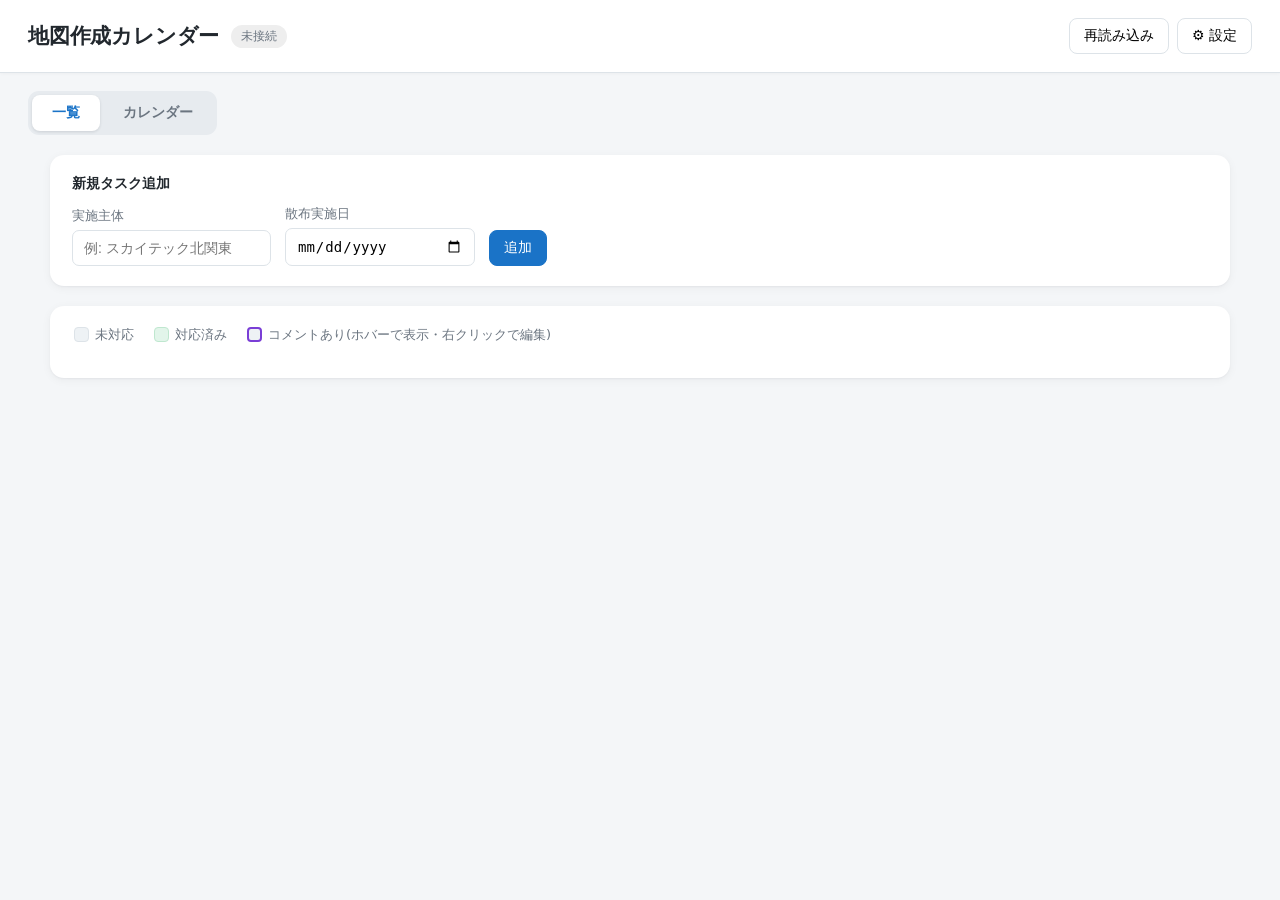
<file: index.htm>
<!DOCTYPE html>
<html lang="ja">
<head>
<meta charset="UTF-8">
<meta name="viewport" content="width=device-width, initial-scale=1.0">
<title>地図作成カレンダー</title>
<link rel="icon" href="icon.ico">
<link rel="apple-touch-icon" href="icon-180.png">
<link rel="stylesheet" href="style.css">
</head>
<body>
<header class="app-header">
  <div class="app-header__title">
    <h1>地図作成カレンダー</h1>
    <span id="syncStatus" class="sync-status">未接続</span>
  </div>
  <div class="app-header__actions">
    <button id="btnReload" class="btn btn--ghost">再読み込み</button>
    <button id="btnSettings" class="btn">⚙ 設定</button>
  </div>
</header>

<nav class="tabs">
  <button class="tab tab--active" data-tab="list">一覧</button>
  <button class="tab" data-tab="calendar">カレンダー</button>
</nav>

<main>
  <section id="viewList" class="view">
    <div class="card add-form">
      <div class="add-form__title">新規タスク追加</div>
      <div class="add-form__row">
        <label>実施主体
          <input type="text" id="inpSubject" list="subjectList" placeholder="例: スカイテック北関東">
          <datalist id="subjectList"></datalist>
        </label>
        <label>散布実施日
          <input type="date" id="inpDate">
        </label>
        <button id="btnAdd" class="btn btn--primary">追加</button>
      </div>
    </div>

    <div class="card">
      <div class="legend">
        <span><span class="swatch swatch--pending"></span>未対応</span>
        <span><span class="swatch swatch--done"></span>対応済み</span>
        <span><span class="swatch swatch--comment"></span>コメントあり(ホバーで表示・右クリックで編集)</span>
      </div>
      <div id="listContainer" class="list-container"></div>
    </div>
  </section>

  <section id="viewCalendar" class="view" hidden>
    <div class="card">
      <div class="calendar-toolbar">
        <button id="btnPrevMonth" class="btn btn--ghost">＜ 前月</button>
        <h2 id="calendarLabel"></h2>
        <button id="btnNextMonth" class="btn btn--ghost">翌月 ＞</button>
      </div>
      <div id="calendarGrid" class="calendar-grid"></div>
    </div>
    <div id="calendarDayPanel" class="calendar-day-panel" hidden></div>
  </section>
</main>

<div id="modalSettings" class="modal" hidden>
  <div class="modal__content">
    <h2>GitHub接続設定(全社共通)</h2>
    <p class="modal__hint">
      ここで入力した内容はこのブラウザに保存されます。社内で1つの共通設定として、
      全員が同じリポジトリに接続します。値は後日入力する前提で、今は空欄のままでも構いません。
      デスクトップウィジェットにも同じ内容を入力してください。
    </p>
    <label>GitHubユーザー名 / Organization名
      <input type="text" id="cfgOwner" placeholder="例: tochigi-skytech">
    </label>
    <label>リポジトリ名
      <input type="text" id="cfgRepo" placeholder="例: spray-map-tasks">
    </label>
    <label>ブランチ名
      <input type="text" id="cfgBranch" placeholder="main" value="main">
    </label>
    <label>ファイルパス
      <input type="text" id="cfgPath" placeholder="data/tasks.json" value="data/tasks.json">
    </label>
    <label>Personal Access Token
      <input type="password" id="cfgToken" placeholder="ghp_...">
    </label>
    <p id="settingsMessage" class="settings-message"></p>
    <div class="modal__actions">
      <button id="btnInitFile" class="btn">tasks.jsonを初期化</button>
      <button id="btnSettingsCancel" class="btn btn--ghost">閉じる</button>
      <button id="btnSettingsSave" class="btn btn--primary">保存して接続</button>
    </div>
  </div>
</div>

<script src="app.js?v=2"></script>
</body>
</html>
</file>
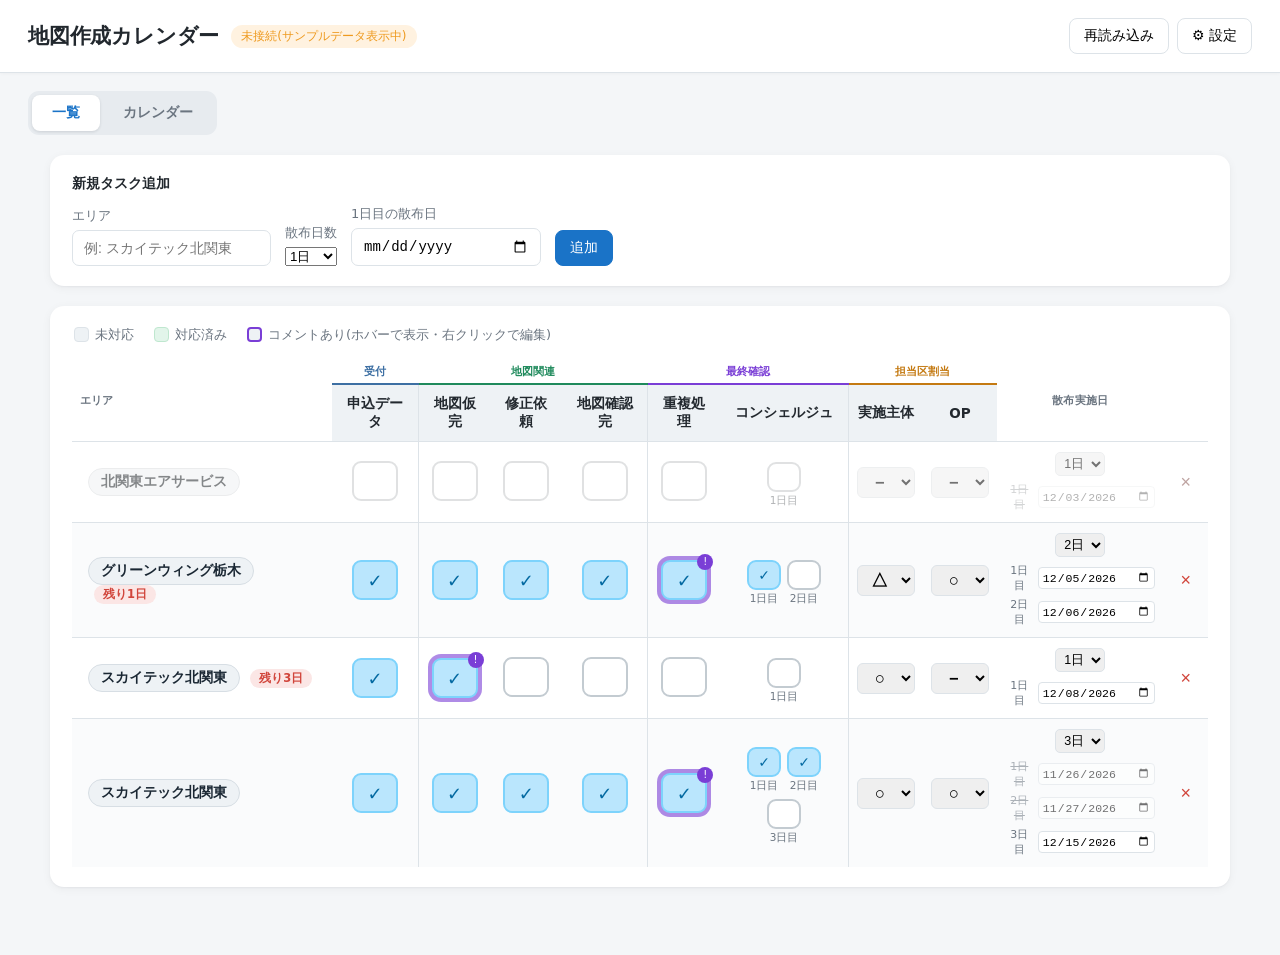
<file: index.html>
<!DOCTYPE html>
<html lang="ja">
<head>
<meta charset="UTF-8">
<meta name="viewport" content="width=device-width, initial-scale=1.0">
<title>地図作成カレンダー</title>
<link rel="icon" href="icon.ico">
<link rel="apple-touch-icon" href="icon-180.png">
<link rel="stylesheet" href="style.css">
</head>
<body>
<header class="app-header">
  <div class="app-header__title">
    <h1>地図作成カレンダー</h1>
    <span id="syncStatus" class="sync-status">未接続</span>
  </div>
  <div class="app-header__actions">
    <button id="btnReload" class="btn btn--ghost">再読み込み</button>
    <button id="btnSettings" class="btn">⚙ 設定</button>
  </div>
</header>

<nav class="tabs">
  <button class="tab tab--active" data-tab="list">一覧</button>
  <button class="tab" data-tab="calendar">カレンダー</button>
</nav>

<main>
  <section id="viewList" class="view">
    <div class="card add-form">
      <div class="add-form__title">新規タスク追加</div>
      <div class="add-form__row">
        <label>エリア
          <input type="text" id="inpSubject" list="subjectList" placeholder="例: スカイテック北関東">
          <datalist id="subjectList"></datalist>
        </label>
        <label>散布日数
          <select id="inpDaysSelect">
            <option value="1">1日</option>
            <option value="2">2日</option>
            <option value="3">3日</option>
          </select>
        </label>
        <div id="inpDatesWrap" class="add-form-dates"></div>
        <button id="btnAdd" class="btn btn--primary">追加</button>
      </div>
    </div>

    <div class="card">
      <div class="legend">
        <span><span class="swatch swatch--pending"></span>未対応</span>
        <span><span class="swatch swatch--done"></span>対応済み</span>
        <span><span class="swatch swatch--comment"></span>コメントあり(ホバーで表示・右クリックで編集)</span>
      </div>
      <div id="listContainer" class="list-container"></div>
    </div>
  </section>

  <section id="viewCalendar" class="view" hidden>
    <div class="card">
      <div class="calendar-toolbar">
        <button id="btnPrevMonth" class="btn btn--ghost">＜ 前月</button>
        <h2 id="calendarLabel"></h2>
        <button id="btnNextMonth" class="btn btn--ghost">翌月 ＞</button>
      </div>
      <div id="calendarGrid" class="calendar-grid"></div>
    </div>
    <div id="calendarDayPanel" class="calendar-day-panel" hidden></div>
  </section>
</main>

<div id="modalSettings" class="modal" hidden>
  <div class="modal__content">
    <h2>GitHub接続設定(全社共通)</h2>
    <p class="modal__hint">
      ここで入力した内容はこのブラウザに保存されます。社内で1つの共通設定として、
      全員が同じリポジトリに接続します。値は後日入力する前提で、今は空欄のままでも構いません。
      デスクトップウィジェットにも同じ内容を入力してください。
    </p>
    <label>GitHubユーザー名 / Organization名
      <input type="text" id="cfgOwner" placeholder="例: tochigi-skytech">
    </label>
    <label>リポジトリ名
      <input type="text" id="cfgRepo" placeholder="例: spray-map-tasks">
    </label>
    <label>ブランチ名
      <input type="text" id="cfgBranch" placeholder="main" value="main">
    </label>
    <label>ファイルパス
      <input type="text" id="cfgPath" placeholder="data/tasks.json" value="data/tasks.json">
    </label>
    <label>Personal Access Token
      <input type="password" id="cfgToken" placeholder="ghp_...">
    </label>
    <p id="settingsMessage" class="settings-message"></p>
    <div class="modal__actions">
      <button id="btnInitFile" class="btn">tasks.jsonを初期化</button>
      <button id="btnSettingsCancel" class="btn btn--ghost">閉じる</button>
      <button id="btnSettingsSave" class="btn btn--primary">保存して接続</button>
    </div>
  </div>
</div>

<div id="modalMapPreview" class="modal" hidden>
  <div class="modal__content" style="max-width:720px;">
    <h2 id="mapPreviewTitle"></h2>
    <div class="modal__actions" style="justify-content:flex-start; margin-top:0; flex-wrap:wrap;">
      <label class="btn btn--ghost" style="cursor:pointer;">
        ＋ 地図データを追加
        <input type="file" id="mapUploadInput" accept="image/*,.pdf" multiple style="display:none;">
      </label>
    </div>
    <p id="mapUploadStatus" class="settings-message"></p>
    <div id="mapPreviewGrid" class="map-preview-grid"></div>
    <div class="modal__actions">
      <button id="btnMapPreviewClose" class="btn btn--ghost">閉じる</button>
    </div>
  </div>
</div>

<script src="app.js?v=9"></script>
</body>
</html>
</file>
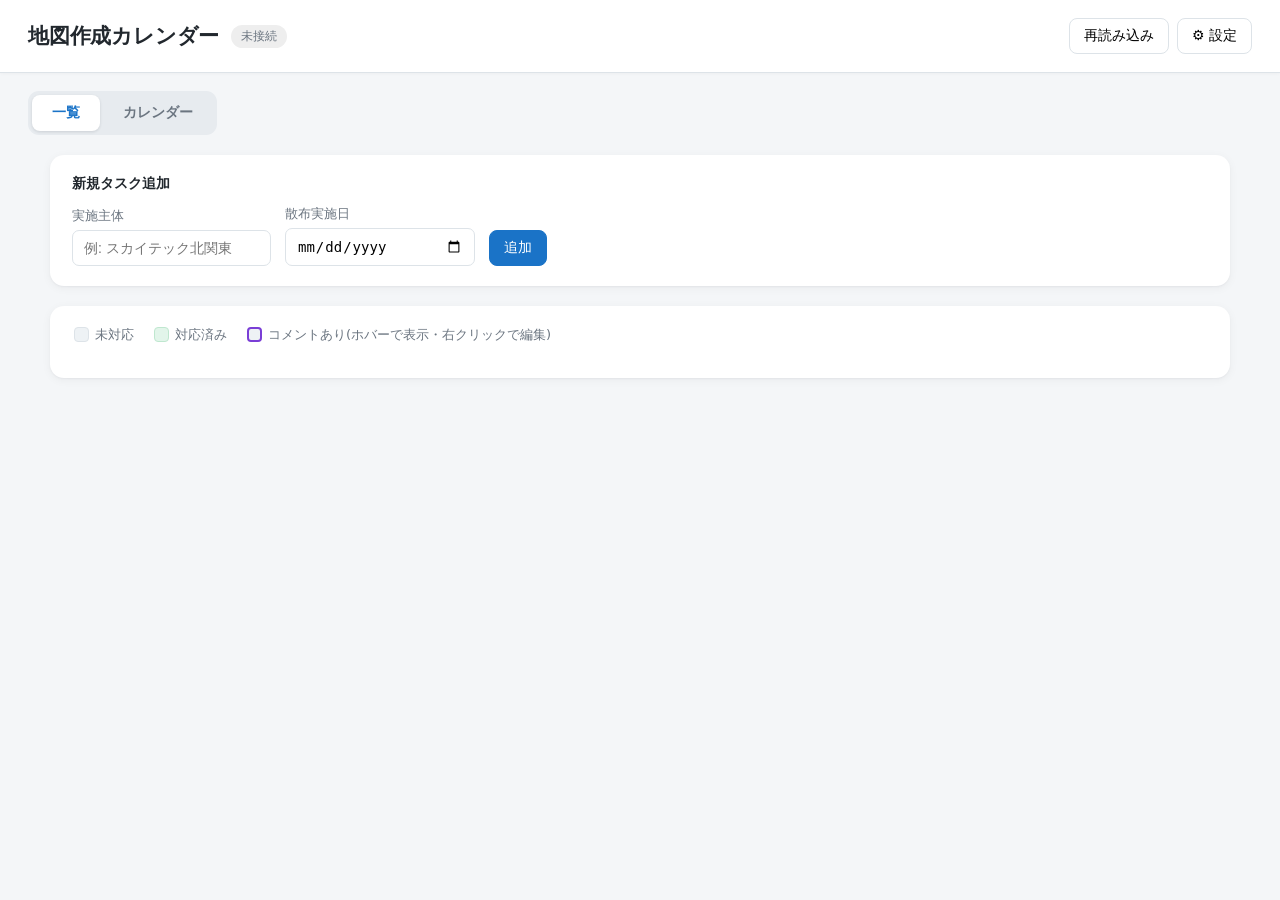
<file: INDEX~1.HTM>
<!DOCTYPE html>
<html lang="ja">
<head>
<meta charset="UTF-8">
<meta name="viewport" content="width=device-width, initial-scale=1.0">
<title>地図作成カレンダー</title>
<link rel="icon" href="icons/icon.ico">
<link rel="apple-touch-icon" href="icons/icon-180.png">
<link rel="stylesheet" href="style.css">
</head>
<body>
<header class="app-header">
  <div class="app-header__title">
    <h1>地図作成カレンダー</h1>
    <span id="syncStatus" class="sync-status">未接続</span>
  </div>
  <div class="app-header__actions">
    <button id="btnReload" class="btn btn--ghost">再読み込み</button>
    <button id="btnSettings" class="btn">⚙ 設定</button>
  </div>
</header>

<nav class="tabs">
  <button class="tab tab--active" data-tab="list">一覧</button>
  <button class="tab" data-tab="calendar">カレンダー</button>
</nav>

<main>
  <section id="viewList" class="view">
    <div class="card add-form">
      <div class="add-form__title">新規タスク追加</div>
      <div class="add-form__row">
        <label>実施主体
          <input type="text" id="inpSubject" list="subjectList" placeholder="例: スカイテック北関東">
          <datalist id="subjectList"></datalist>
        </label>
        <label>散布実施日
          <input type="date" id="inpDate">
        </label>
        <button id="btnAdd" class="btn btn--primary">追加</button>
      </div>
    </div>

    <div class="card">
      <div class="legend">
        <span><span class="swatch swatch--pending"></span>未対応</span>
        <span><span class="swatch swatch--done"></span>対応済み</span>
        <span><span class="swatch swatch--comment"></span>コメントあり(ホバーで表示・右クリックで編集)</span>
      </div>
      <div id="listContainer" class="list-container"></div>
    </div>
  </section>

  <section id="viewCalendar" class="view" hidden>
    <div class="card">
      <div class="calendar-toolbar">
        <button id="btnPrevMonth" class="btn btn--ghost">＜ 前月</button>
        <h2 id="calendarLabel"></h2>
        <button id="btnNextMonth" class="btn btn--ghost">翌月 ＞</button>
      </div>
      <div id="calendarGrid" class="calendar-grid"></div>
    </div>
    <div id="calendarDayPanel" class="calendar-day-panel" hidden></div>
  </section>
</main>

<div id="modalSettings" class="modal" hidden>
  <div class="modal__content">
    <h2>GitHub接続設定(全社共通)</h2>
    <p class="modal__hint">
      ここで入力した内容はこのブラウザに保存されます。社内で1つの共通設定として、
      全員が同じリポジトリに接続します。値は後日入力する前提で、今は空欄のままでも構いません。
      デスクトップウィジェットにも同じ内容を入力してください。
    </p>
    <label>GitHubユーザー名 / Organization名
      <input type="text" id="cfgOwner" placeholder="例: tochigi-skytech">
    </label>
    <label>リポジトリ名
      <input type="text" id="cfgRepo" placeholder="例: spray-map-tasks">
    </label>
    <label>ブランチ名
      <input type="text" id="cfgBranch" placeholder="main" value="main">
    </label>
    <label>ファイルパス
      <input type="text" id="cfgPath" placeholder="data/tasks.json" value="data/tasks.json">
    </label>
    <label>Personal Access Token
      <input type="password" id="cfgToken" placeholder="ghp_...">
    </label>
    <p id="settingsMessage" class="settings-message"></p>
    <div class="modal__actions">
      <button id="btnInitFile" class="btn">tasks.jsonを初期化</button>
      <button id="btnSettingsCancel" class="btn btn--ghost">閉じる</button>
      <button id="btnSettingsSave" class="btn btn--primary">保存して接続</button>
    </div>
  </div>
</div>

<script src="app.js?v=2"></script>
</body>
</html>
</file>
<file: style.css>
:root {
  --color-primary: #1a73c7;
  --color-primary-dark: #12518f;
  --color-bg: #f4f6f8;
  --color-surface: #ffffff;
  --color-surface-2: #eef2f5;
  --color-border: #dde3e8;
  --color-text: #22282e;
  --color-muted: #6b7580;
  --color-danger: #d1453b;
  --color-warning: #ee9a1f;
  --color-success: #2a9d5c;
  --color-accent: #7a3ed6;
  --radius: 8px;
  font-family: "Hiragino Sans", "Yu Gothic", "Meiryo", system-ui, sans-serif;
}

* { box-sizing: border-box; }

body {
  margin: 0;
  background: var(--color-bg);
  color: var(--color-text);
}

.app-header {
  display: flex;
  justify-content: space-between;
  align-items: center;
  flex-wrap: wrap;
  gap: 12px;
  padding: 18px 28px;
  background: var(--color-surface);
  border-bottom: 1px solid var(--color-border);
  box-shadow: 0 1px 3px rgba(16,24,32,0.03);
}

.app-header__title {
  display: flex;
  align-items: center;
  gap: 12px;
}

.app-header__title h1 {
  font-size: 21px;
  font-weight: 700;
  margin: 0;
  letter-spacing: -0.01em;
}

.sync-status {
  font-size: 12px;
  padding: 3px 10px;
  border-radius: 999px;
  background: #eee;
  color: var(--color-muted);
}
.sync-status.ok { background: #e2f5ea; color: var(--color-success); }
.sync-status.error { background: #fbe6e5; color: var(--color-danger); }
.sync-status.loading { background: #eef4fb; color: var(--color-primary); }
.sync-status.demo { background: #fff2e0; color: var(--color-warning); }

.app-header__actions { display: flex; gap: 8px; flex-wrap: wrap; }

.btn {
  border: 1px solid var(--color-border);
  background: var(--color-surface);
  border-radius: var(--radius);
  padding: 8px 14px;
  font-size: 14px;
  cursor: pointer;
}
.btn:hover { background: #f0f2f4; }
.btn--primary {
  background: var(--color-primary);
  border-color: var(--color-primary);
  color: white;
}
.btn--primary:hover { background: var(--color-primary-dark); }
.btn--ghost { background: transparent; }

.tabs {
  display: flex;
  gap: 3px;
  width: fit-content;
  margin: 18px 28px 0;
  background: #e7ebef;
  border-radius: 11px;
  padding: 4px;
}
.tab {
  border: none;
  background: transparent;
  padding: 9px 20px;
  font-size: 14px;
  font-weight: 600;
  cursor: pointer;
  color: var(--color-muted);
  border-radius: 8px;
  transition: background .12s, color .12s, box-shadow .12s;
}
.tab:hover { color: var(--color-text); }
.tab--active {
  color: var(--color-primary);
  background: #ffffff;
  box-shadow: 0 1px 3px rgba(16,24,32,0.12);
}

main { padding: 20px 28px 48px; }
.view { max-width: 1180px; margin: 0 auto; }

.card {
  background: var(--color-surface);
  border-radius: 14px;
  box-shadow: 0 1px 2px rgba(16,24,32,0.04), 0 2px 10px rgba(16,24,32,0.05);
  padding: 20px 22px;
  margin-bottom: 20px;
}

.add-form__title {
  font-weight: 700;
  margin-bottom: 12px;
  color: var(--color-text);
  font-size: 14px;
}
.add-form__row {
  display: flex;
  gap: 14px;
  flex-wrap: wrap;
  align-items: end;
}
.add-form__row label {
  display: flex;
  flex-direction: column;
  gap: 5px;
  font-size: 13px;
  color: var(--color-muted);
}
.add-form__row input {
  font-size: 14px;
  padding: 9px 11px;
  border: 1px solid var(--color-border);
  border-radius: 7px;
  min-width: 190px;
}
.add-form__row input:focus {
  outline: none;
  border-color: var(--color-primary);
  box-shadow: 0 0 0 3px rgba(26,115,199,0.12);
}

.legend {
  display: flex;
  gap: 20px;
  flex-wrap: wrap;
  align-items: center;
  font-size: 13px;
  color: var(--color-muted);
  margin-bottom: 14px;
  padding: 0 2px;
}
.legend .swatch {
  display: inline-block;
  width: 15px;
  height: 15px;
  border-radius: 4px;
  vertical-align: -3px;
  margin-right: 6px;
  border: 1px solid var(--color-border);
}
.legend .swatch--pending { background: var(--color-surface-2); }
.legend .swatch--done { background: #e2f5ea; border-color: #bfe7cf; }
.legend .swatch--comment { background: var(--color-surface-2); border: 2px solid var(--color-accent); }

.list-container {
  overflow-x: auto;
}

table.task-table {
  width: 100%;
  border-collapse: collapse;
  font-size: 13.5px;
}
table.task-table thead .group-row th {
  background: var(--color-surface);
  color: var(--color-muted);
  font-size: 11px;
  font-weight: 700;
  letter-spacing: 0.02em;
  padding: 6px 8px 4px;
  border: none;
}
table.task-table thead .group-row th.group-data { color: #3d6fa3; }
table.task-table thead .group-row th.group-map { color: #1f8a5c; }
table.task-table thead .group-row th.group-final { color: #7a3ed6; }
table.task-table thead .group-row th.group-assign { color: #c47a12; }
table.task-table thead .label-row th {
  background: var(--color-surface-2);
  padding: 10px 8px;
  font-weight: 600;
  text-align: center;
  border-top: 2px solid transparent;
}
table.task-table thead .label-row th.group-data { border-top-color: #3d6fa3; }
table.task-table thead .label-row th.group-map { border-top-color: #1f8a5c; }
table.task-table thead .label-row th.group-final { border-top-color: #7a3ed6; }
table.task-table thead .label-row th.group-assign { border-top-color: #c47a12; }
table.task-table th.col-subject { text-align: left; padding-left: 16px; }
table.task-table td {
  padding: 10px 8px;
  border-top: 1px solid var(--color-border);
  text-align: center;
  vertical-align: middle;
}
table.task-table td.col-subject { text-align: left; padding-left: 16px; }
.subject-pill { display: inline-block; padding: 4px 12px; border-radius: 999px; font-weight: 700; font-size: 13.5px; white-space: nowrap; background: #eef2f5; color: #1a2733; border: 1px solid #d7dee4; }
tr.row-overdue { opacity: 0.55; filter: grayscale(65%); }
table.task-table td.spray-date { font-size: 15.5px; font-weight: 700; color: var(--color-text); }
table.task-table td.spray-date.overdue-text { color: var(--color-muted); font-weight: 600; }
.btn-delete-task {
  background: transparent;
  border: none;
  cursor: pointer;
  color: var(--color-danger);
  font-size: 18px;
  line-height: 1;
  padding: 6px 9px;
  border-radius: 7px;
}
.btn-delete-task:hover { background: #fdeceb; }
table.task-table tbody tr:hover { background: #f6f9fc; }
table.task-table tr:nth-child(even) { background: #fafbfc; }
table.task-table tr:nth-child(even):hover { background: #f2f6f9; }
table.task-table td.divider-after, table.task-table th.divider-after { border-right: 1px solid var(--color-border); }
table.task-table td.spray-date.urgent { color: var(--color-danger); font-weight: 700; }

.stage-cellwrap { position: relative; display: inline-block; }
.stage-box {
  cursor: pointer;
  width: 46px;
  height: 40px;
  display: flex;
  align-items: center;
  justify-content: center;
  border-radius: 9px;
  background: #ffffff;
  color: #aab2ba;
  border: 2px solid #c3cbd1;
  font-size: 18px;
  font-weight: 700;
  transition: transform .08s ease, box-shadow .08s ease;
}
.stage-box:hover { transform: scale(1.06); border-color: var(--color-primary); }
.stage-box:active { transform: scale(0.94); }
.stage-box.on {
  background: #bae6fd;
  color: #0369a1;
  border-color: #7dd3fc;
}
.stage-box.has-comment {
  box-shadow: 0 0 0 4px rgba(122,62,214,0.6);
}
.comment-badge {
  position: absolute;
  top: -6px;
  right: -6px;
  width: 16px;
  height: 16px;
  border-radius: 50%;
  background: var(--color-accent);
  color: white;
  font-size: 10px;
  display: flex;
  align-items: center;
  justify-content: center;
  line-height: 1;
}

@keyframes poyon {
  0% { transform: translateX(-50%) translateY(8px) scale(0.7); opacity: 0; }
  55% { transform: translateX(-50%) translateY(-6px) scale(1.1); opacity: 1; }
  75% { transform: translateX(-50%) translateY(3px) scale(0.95); }
  100% { transform: translateX(-50%) translateY(0) scale(1); opacity: 1; }
}
.stage-tip {
  position: absolute;
  bottom: 130%;
  left: 50%;
  transform: translateX(-50%);
  opacity: 0;
  pointer-events: none;
  background: #2c2c2a;
  color: white;
  border-radius: 10px;
  padding: 10px 14px;
  font-size: 13px;
  line-height: 1.6;
  min-width: 160px;
  max-width: 280px;
  width: max-content;
  white-space: normal;
  text-align: left;
  z-index: 5;
  transition: opacity .1s;
}
.stage-tip::after {
  content: '';
  position: absolute;
  top: 100%;
  left: 50%;
  transform: translateX(-50%);
  border: 6px solid transparent;
  border-top-color: #2c2c2a;
}
.stage-cellwrap:hover .stage-tip.show {
  opacity: 1;
  animation: poyon .35s ease-out;
}

.calendar-toolbar {
  display: flex;
  justify-content: center;
  align-items: center;
  gap: 20px;
  margin-bottom: 12px;
}
.calendar-toolbar h2 { margin: 0; font-size: 16px; }

.calendar-grid {
  display: grid;
  grid-template-columns: repeat(7, 1fr);
  gap: 6px;
}
.calendar-cell {
  background: var(--color-surface);
  border: 1px solid var(--color-border);
  border-radius: 8px;
  min-height: 92px;
  padding: 7px;
  font-size: 12px;
  cursor: pointer;
  transition: border-color .1s, transform .08s;
}
.calendar-cell.empty { background: transparent; border: none; cursor: default; }
.calendar-cell:hover:not(.empty) { border-color: var(--color-primary); transform: translateY(-1px); }
.calendar-cell .day-num { font-weight: 600; margin-bottom: 4px; }
.calendar-cell .day-num.today { color: var(--color-primary); }
.cal-task-dot {
  display: block;
  margin-bottom: 2px;
  padding: 1px 4px;
  border-radius: 4px;
  font-size: 11px;
  overflow: hidden;
  text-overflow: ellipsis;
  white-space: nowrap;
}
.cal-task-dot.done { background: #e2f5ea; color: var(--color-success); }
.cal-task-dot.pending { background: #fff2e0; color: #a15c00; }

.calendar-day-panel {
  margin-top: 16px;
  background: var(--color-surface);
  border-radius: 14px;
  box-shadow: 0 1px 2px rgba(16,24,32,0.04), 0 2px 10px rgba(16,24,32,0.05);
  padding: 18px 20px;
}

.modal {
  position: fixed;
  inset: 0;
  background: rgba(0,0,0,0.4);
  display: flex;
  align-items: flex-start;
  justify-content: center;
  padding: 40px 16px;
  overflow-y: auto;
  z-index: 100;
}
.modal[hidden] {
  display: none !important;
}
.modal__content {
  background: var(--color-surface);
  border-radius: var(--radius);
  padding: 24px;
  width: 100%;
  max-width: 480px;
  display: flex;
  flex-direction: column;
  gap: 12px;
}
.modal__content h2 { margin: 0 0 4px; font-size: 18px; }
.modal__content label {
  display: flex;
  flex-direction: column;
  gap: 4px;
  font-size: 13px;
  color: var(--color-muted);
}
.modal__content input {
  font-size: 14px;
  padding: 8px 10px;
  border: 1px solid var(--color-border);
  border-radius: 6px;
  color: var(--color-text);
  font-family: inherit;
}
.modal__hint { font-size: 12px; color: var(--color-muted); margin: 0; line-height: 1.5; }
.modal__actions {
  display: flex;
  justify-content: flex-end;
  gap: 8px;
  margin-top: 8px;
  flex-wrap: wrap;
}
.settings-message { font-size: 13px; margin: 0; }
.settings-message.error { color: var(--color-danger); }
.settings-message.ok { color: var(--color-success); }

.subject-pill-btn {
  cursor: pointer;
  font-family: inherit;
}
.subject-pill-btn:hover { background: #e2e9ee; border-color: #c3ced7; }
.map-count-badge {
  display: inline-block;
  margin-left: 2px;
  font-size: 11.5px;
  font-weight: 600;
  color: #3d6fa3;
}
.urgent-badge {
  display: inline-block;
  margin-left: 6px;
  padding: 2px 9px;
  border-radius: 999px;
  background: #fbe6e5;
  color: var(--color-danger);
  font-size: 11.5px;
  font-weight: 700;
  white-space: nowrap;
}

.map-preview-grid {
  display: grid;
  grid-template-columns: repeat(auto-fill, minmax(140px, 1fr));
  gap: 14px;
  margin-top: 10px;
  max-height: 55vh;
  overflow-y: auto;
  padding: 2px;
}
.map-preview-item {
  position: relative;
  border: 1px solid var(--color-border);
  border-radius: 10px;
  padding: 8px;
  background: var(--color-surface-2);
}
.map-preview-link {
  display: block;
  position: relative;
}
.map-thumb {
  display: block;
  width: 100%;
  height: 110px;
  object-fit: cover;
  border-radius: 6px;
  background: #dfe4e8;
}
.map-thumb--pdf {
  display: flex;
  align-items: center;
  justify-content: center;
  font-weight: 700;
  color: var(--color-danger);
  font-size: 15px;
}
.map-item-name {
  margin-top: 6px;
  font-size: 12px;
  color: var(--color-muted);
  white-space: nowrap;
  overflow: hidden;
  text-overflow: ellipsis;
}
.map-item-date {
  margin-top: 2px;
  font-size: 11px;
  color: var(--color-muted);
}
.btn-map-delete {
  position: absolute;
  top: 4px;
  right: 4px;
  border: none;
  background: rgba(255,255,255,0.9);
  color: var(--color-danger);
  border-radius: 50%;
  width: 22px;
  height: 22px;
  line-height: 1;
  cursor: pointer;
  font-size: 14px;
}
.btn-map-delete:hover { background: #fdeceb; }
.map-item-actions {
  margin-top: 6px;
  display: flex;
  align-items: center;
  justify-content: space-between;
  gap: 8px;
}
.btn-map-save {
  font-size: 12px;
  color: var(--color-primary);
  text-decoration: none;
  cursor: pointer;
}
.btn-map-save:hover { text-decoration: underline; }
.map-item-actions .btn-map-delete {
  position: static;
  background: transparent;
  font-size: 12px;
  width: auto;
  height: auto;
  border-radius: 4px;
  padding: 0;
}
.map-item-actions .btn-map-delete:hover { text-decoration: underline; background: transparent; }

/* 散布実施日(日数プルダウン+その日数分の日付欄) */
.add-form-dates { display: flex; gap: 12px; flex-wrap: wrap; }
.spray-dates-select {
  font-size: 12.5px;
  padding: 3px 4px;
  border-radius: 5px;
  border: 1px solid var(--color-border);
}
.spray-dates-list {
  margin-top: 6px;
  display: flex;
  flex-direction: column;
  gap: 4px;
  align-items: center;
}
.spray-date-row {
  display: flex;
  align-items: center;
  gap: 4px;
  font-size: 11px;
  color: var(--color-muted);
}
.spray-date-row input[type="date"] {
  font-size: 11.5px;
  padding: 2px 3px;
  border: 1px solid var(--color-border);
  border-radius: 4px;
  width: 118px;
}
.spray-date-row.is-past { text-decoration: line-through; opacity: 0.55; }

/* コンシェルジュ(散布実施日の日数にそのまま連動するチェック) */
.concierge-days {
  margin-top: 6px;
  display: flex;
  gap: 6px;
  justify-content: center;
  flex-wrap: wrap;
}
.concierge-day {
  display: flex;
  flex-direction: column;
  align-items: center;
  font-size: 10.5px;
  color: var(--color-muted);
  gap: 2px;
}
.concierge-day .stage-box { width: 34px; height: 30px; font-size: 14px; }

/* 実施主体・OPの判定(○/／/△)プルダウン */
.judge-select {
  font-family: "Hiragino Sans", "Yu Gothic", "Meiryo", "MS Gothic", "Noto Sans JP", sans-serif;
  font-size: 17px;
  font-weight: 600;
  width: 58px;
  padding: 4px;
  border-radius: 6px;
  border: 1px solid var(--color-border);
  text-align: center;
}

@media (max-width: 720px) {
  .stage-box { width: 34px; height: 32px; font-size: 13px; }
  table.task-table th, table.task-table td { padding: 6px 4px; }
}
</file>
